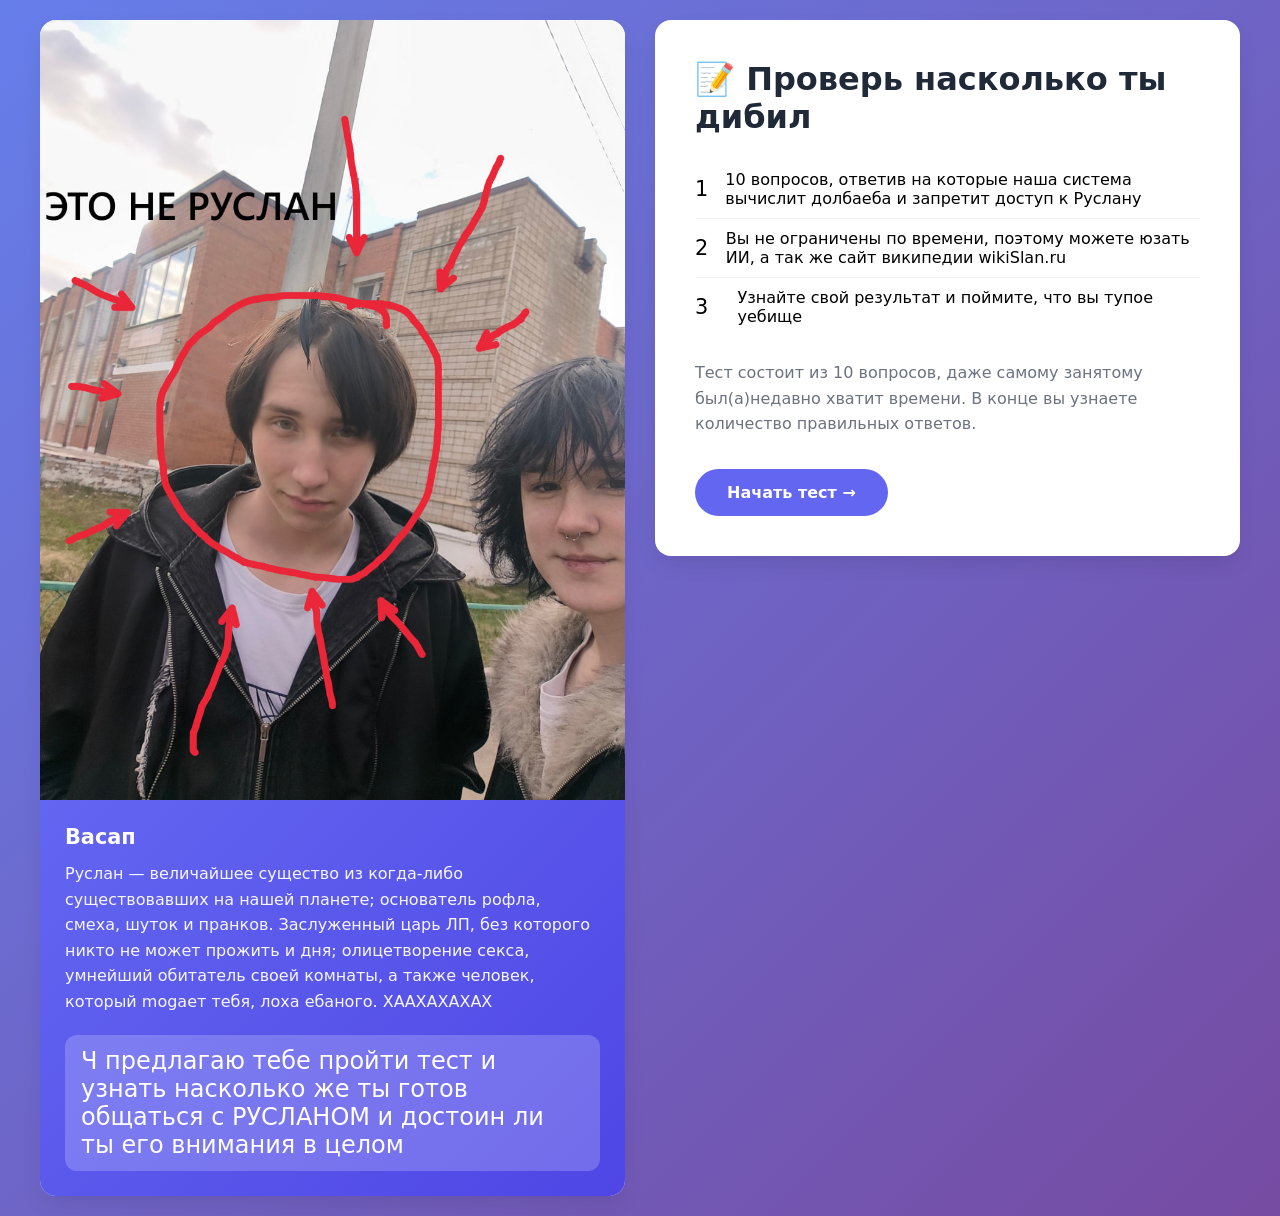
<file: Новая папка/index.html>
<!DOCTYPE html>
<html lang="ru">
<head>
    <meta charset="UTF-8">
    <meta name="viewport" content="width=device-width, initial-scale=1.0">
    <title>Сайт повелителя</title>
    <link rel="stylesheet" href="av.css">
</head>
<body>
    <div class="container">
        <!-- Экран приветствия -->
        <div id="start-screen" class="screen active">
            <div class="start-grid">
                <!-- Левая колонка с изображением и текстом -->
                <div class="start-left">
                    <div class="start-image">
                        <img src="ц2.jpg" alt="Образование и знания">
                    </div>
                    <div class="start-info-block">
                        <h3>Васап</h3>
                        <p>Руслан — величайшее существо из когда-либо существовавших на нашей планете; основатель рофла, смеха, шуток и пранков. Заслуженный царь ЛП, без которого никто не может прожить и дня; олицетворение секса, умнейший обитатель своей комнаты, а также человек, который mogает тебя, лоха ебаного. ХААХАХАХАХ

 </p>
                        <div class="info-tip">
                            <span>Ч предлагаю тебе пройти тест и узнать насколько же ты готов общаться с РУСЛАНОМ и достоин ли ты его внимания в целом </span>
                        </div>
                    </div>
                </div>

                <!-- Правая колонка с описанием теста -->
                <div class="start-right">
                    <div class="card">
                        <h1>📝 Проверь насколько ты дибил</h1>
                        <div class="test-features">
                            <div class="feature">
                                <span class="feature-icon">1</span>
                                <span>10 вопросов, ответив на которые наша система вычислит долбаеба и запретит доступ к Руслану</span>
                            </div>
                            <div class="feature">
                                <span class="feature-icon">2</span>
                                <span>Вы не ограничены по времени, поэтому можете юзать ИИ, а так же сайт википедии wikiSlan.ru</span>
                            </div>
                            <div class="feature">
                                <span class="feature-icon">3</span>
                                <span>Узнайте свой результат и поймите, что вы тупое уебище</span>
                            </div>
                        </div>
                        <p>Тест состоит из 10 вопросов, даже самому занятому был(а)недавно хватит времени. В конце вы узнаете количество правильных ответов.</p>
                        <button id="start-btn" class="btn btn-primary">Начать тест →</button>
                    </div>
                </div>
            </div>
        </div>

        <!-- Экран с вопросами -->
        <div id="quiz-screen" class="screen">
            <div class="quiz-header">
                <div class="progress-bar-container">
                    <div id="progress-fill" class="progress-fill"></div>
                </div>
                <div class="question-counter">
                    Вопрос <span id="current-question">1</span> из <span id="total-questions">10</span>
                </div>
            </div>

            <div class="card">
                <h2 id="question-text">Загрузка вопроса...</h2>
                <div id="answers-container" class="answers-container"></div>
                <button id="next-btn" class="btn btn-primary" disabled>Далее →</button>
            </div>
        </div>

        <!-- Экран с результатами -->
        <div id="result-screen" class="screen">
            <div class="card result-card">
                <h1>🎉 Тест завершён!</h1>
                <div class="result-stats">
                    <div class="score-circle">
                        <span id="score-percent" class="score-percent">0%</span>
                    </div>
                    <p class="score-text">
                        Вы ответили правильно на <span id="correct-count">0</span> из <span id="total-count">10</span> вопросов
                    </p>
                </div>
                <div id="result-message" class="result-message"></div>
                <button id="restart-btn" class="btn btn-secondary">🔄 Пройти тест заново</button>
            </div>
        </div>
    </div>

    <script src="av.js"></script>
</body>
</html>
</file>
<file: Новая папка/av.css>
* {
    margin: 0;
    padding: 0;
    box-sizing: border-box;
}

:root {
    --primary: #6366f1;
    --primary-dark: #4f46e5;
    --success: #10b981;
    --danger: #ef4444;
    --warning: #f59e0b;
    --dark: #1f2937;
    --gray: #6b7280;
    --light-gray: #f3f4f6;
    --white: #ffffff;
    --border-radius: 16px;
    --shadow: 0 10px 25px -5px rgba(0, 0, 0, 0.1), 0 8px 10px -6px rgba(0, 0, 0, 0.02);
    --transition: all 0.3s ease;
}

body {
    font-family: 'Segoe UI', 'Poppins', system-ui, -apple-system, sans-serif;
    background: linear-gradient(135deg, #667eea 0%, #764ba2 100%);
    min-height: 100vh;
    display: flex;
    align-items: center;
    justify-content: center;
    padding: 20px;
}

.container {
    width: 100%;
    max-width: 1200px;
    margin: 0 auto;
}

.screen {
    display: none;
    animation: fadeIn 0.5s ease;
}

.screen.active {
    display: block;
}

@keyframes fadeIn {
    from {
        opacity: 0;
        transform: translateY(20px);
    }
    to {
        opacity: 1;
        transform: translateY(0);
    }
}

/* ==================== НАЧАЛЬНЫЙ ЭКРАН ==================== */
.start-grid {
    display: grid;
    grid-template-columns: 1fr 1fr;
    gap: 30px;
    align-items: start;
}

/* Левая колонка */
.start-left {
    background: rgba(255, 255, 255, 0.95);
    border-radius: var(--border-radius);
    overflow: hidden;
    box-shadow: var(--shadow);
    backdrop-filter: blur(10px);
}

.start-image {
    width: 100%;
    height: auto;
    overflow: hidden;
}

.start-image img {
    width: 100%;
    height: auto;
    object-fit: cover;
    display: block;
    transition: transform 0.5s ease;
}

.start-image:hover img {
    transform: scale(1.05);
}

/* Блок с текстом под изображением */
.start-info-block {
    padding: 25px;
    background: linear-gradient(135deg, var(--primary) 0%, var(--primary-dark) 100%);
    color: white;
}

.start-info-block h3 {
    font-size: 1.3rem;
    margin-bottom: 12px;
    display: flex;
    align-items: center;
    gap: 8px;
}

.start-info-block p {
    line-height: 1.6;
    opacity: 0.95;
    margin-bottom: 20px;
}

.info-tip {
    background: rgba(255, 255, 255, 0.2);
    padding: 12px 16px;
    border-radius: 12px;
    display: flex;
    align-items: center;
    gap: 12px;
    font-size: 0.95rem;
}

.info-tip span:first-child {
    font-size: 1.5rem;
}

/* Правая колонка */
.start-right .card {
    background: var(--white);
    border-radius: var(--border-radius);
    padding: 40px;
    box-shadow: var(--shadow);
    height: 100%;
}

.start-right h1 {
    font-size: 2rem;
    margin-bottom: 24px;
    color: var(--dark);
}

.test-features {
    margin-bottom: 24px;
}

.feature {
    display: flex;
    align-items: center;
    gap: 12px;
    padding: 10px 0;
    border-bottom: 1px solid var(--light-gray);
}

.feature:last-child {
    border-bottom: none;
}

.feature-icon {
    font-size: 1.3rem;
    width: 32px;
}

.start-right p {
    color: var(--gray);
    margin-bottom: 32px;
    line-height: 1.6;
}

/* ==================== ОБЩИЕ СТИЛИ ==================== */
.card {
    background: var(--white);
    border-radius: var(--border-radius);
    padding: 40px;
    box-shadow: var(--shadow);
}

.btn {
    display: inline-block;
    padding: 14px 32px;
    border: none;
    border-radius: 40px;
    font-size: 1rem;
    font-weight: 600;
    cursor: pointer;
    transition: var(--transition);
    font-family: inherit;
}

.btn-primary {
    background: var(--primary);
    color: var(--white);
}

.btn-primary:hover:not(:disabled) {
    background: var(--primary-dark);
    transform: translateY(-2px);
    box-shadow: 0 4px 12px rgba(99, 102, 241, 0.4);
}

.btn-primary:disabled {
    background: var(--gray);
    cursor: not-allowed;
    opacity: 0.6;
}

.btn-secondary {
    background: var(--light-gray);
    color: var(--dark);
}

.btn-secondary:hover {
    background: #e5e7eb;
    transform: translateY(-2px);
}

/* Прогресс-бар */
.quiz-header {
    margin-bottom: 24px;
}

.progress-bar-container {
    background: var(--light-gray);
    border-radius: 20px;
    height: 10px;
    overflow: hidden;
    margin-bottom: 12px;
}

.progress-fill {
    background: linear-gradient(90deg, var(--primary), var(--success));
    height: 100%;
    width: 0%;
    transition: width 0.3s ease;
    border-radius: 20px;
}

.question-counter {
    text-align: right;
    font-size: 0.9rem;
    color: var(--gray);
}

/* Вопросы и ответы */
#question-text {
    font-size: 1.5rem;
    color: var(--dark);
    margin-bottom: 28px;
    line-height: 1.4;
}

.answers-container {
    display: flex;
    flex-direction: column;
    gap: 12px;
    margin-bottom: 32px;
}

.answer-option {
    display: flex;
    align-items: center;
    padding: 16px 20px;
    background: var(--light-gray);
    border: 2px solid transparent;
    border-radius: 12px;
    cursor: pointer;
    transition: var(--transition);
}

.answer-option:hover {
    background: #e5e7eb;
    transform: translateX(4px);
}

.answer-option.selected {
    background: #e0e7ff;
    border-color: var(--primary);
}

.answer-option input {
    display: none;
}

.answer-letter {
    width: 36px;
    height: 36px;
    background: var(--white);
    border-radius: 50%;
    display: flex;
    align-items: center;
    justify-content: center;
    font-weight: 700;
    color: var(--primary);
    margin-right: 16px;
    box-shadow: 0 1px 3px rgba(0, 0, 0, 0.1);
}

.answer-option.selected .answer-letter {
    background: var(--primary);
    color: var(--white);
}

.answer-text {
    font-size: 1rem;
    color: var(--dark);
    flex: 1;
}

#next-btn {
    width: 100%;
}

/* Экран результатов */
.result-card {
    text-align: center;
}

.result-card h1 {
    margin-bottom: 24px;
    color: var(--dark);
}

.result-stats {
    margin: 24px 0;
}

.score-circle {
    width: 180px;
    height: 180px;
    margin: 0 auto 24px;
    background: linear-gradient(135deg, var(--primary), var(--success));
    border-radius: 50%;
    display: flex;
    align-items: center;
    justify-content: center;
    box-shadow: var(--shadow);
}

.score-percent {
    font-size: 3rem;
    font-weight: 800;
    color: var(--white);
}

.score-text {
    font-size: 1.2rem;
    color: var(--dark);
    margin-bottom: 16px;
}

.result-message {
    padding: 20px;
    border-radius: 12px;
    margin: 20px 0;
    font-size: 1.1rem;
}

.result-message.excellent {
    background: #d1fae5;
    color: #065f46;
}

.result-message.good {
    background: #fed7aa;
    color: #92400e;
}

.result-message.average {
    background: #fef3c7;
    color: #92400e;
}

.result-message.bad {
    background: #fee2e2;
    color: #991b1b;
}

#restart-btn {
    margin-top: 16px;
}

/* ==================== АДАПТИВНОСТЬ ==================== */
@media (max-width: 900px) {
    .start-grid {
        grid-template-columns: 1fr;
        gap: 20px;
    }
    
    .start-left {
        order: 2;
    }
    
    .start-right {
        order: 1;
    }
}

@media (max-width: 600px) {
    .card {
        padding: 24px;
    }
    
    .start-right .card {
        padding: 24px;
    }
    
    .start-right h1 {
        font-size: 1.5rem;
    }
    
    .start-info-block {
        padding: 20px;
    }
    
    #question-text {
        font-size: 1.2rem;
    }
    
    .answer-option {
        padding: 12px 16px;
    }
    
    .answer-letter {
        width: 28px;
        height: 28px;
        font-size: 0.9rem;
    }
    
    .score-circle {
        width: 140px;
        height: 140px;
    }
    
    .score-percent {
        font-size: 2.2rem;
    }
}
</file>
